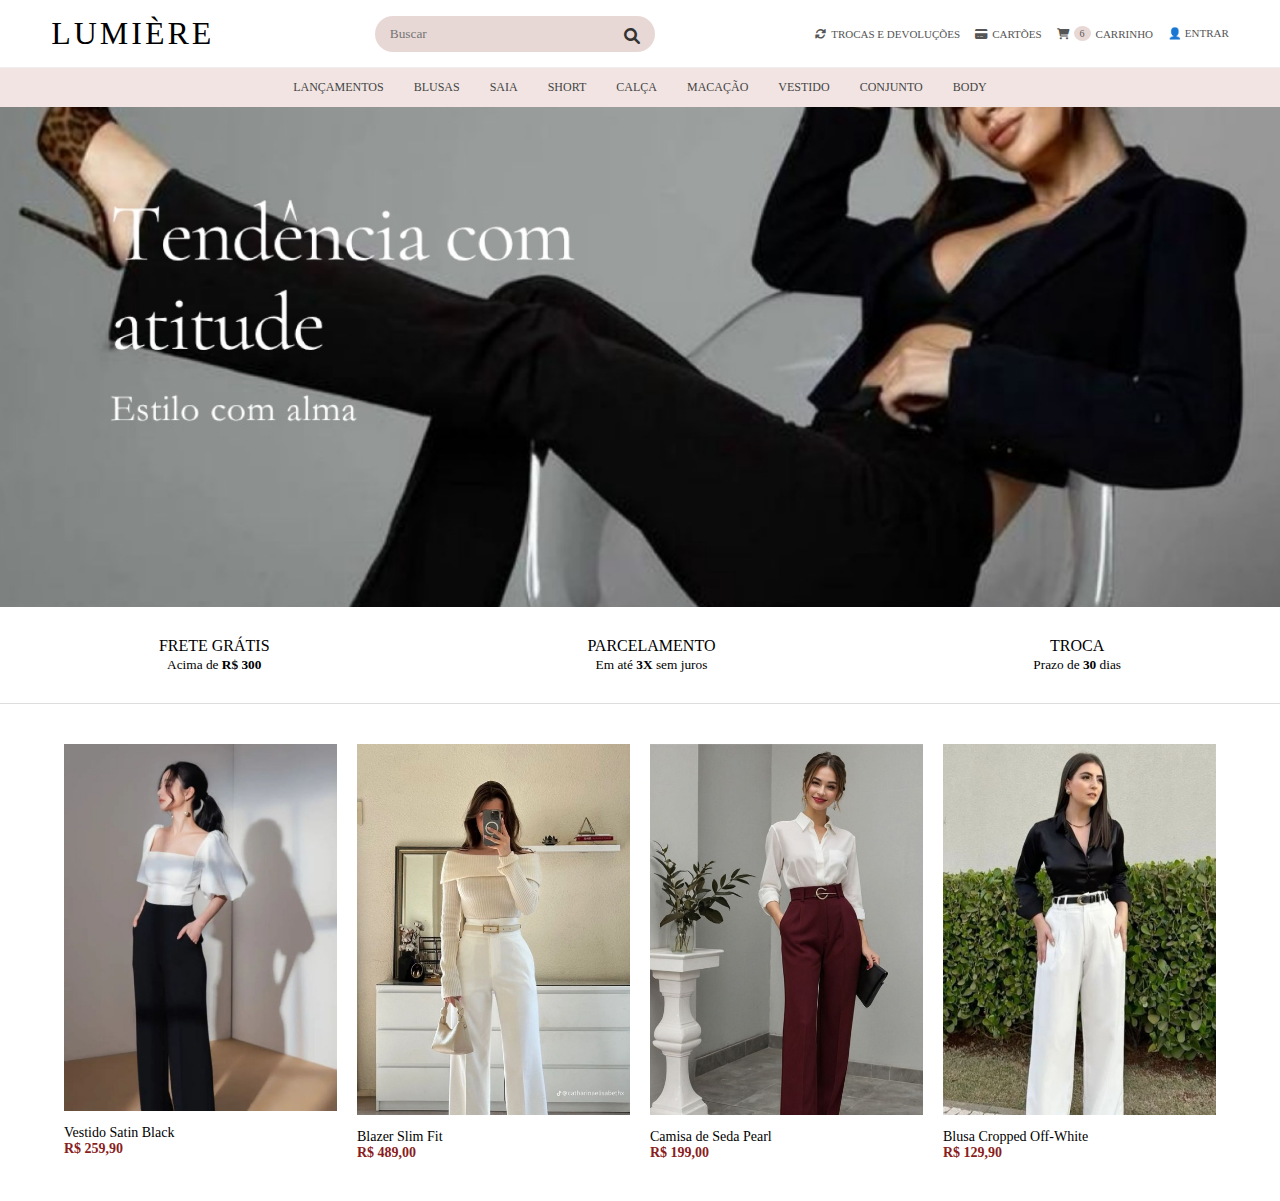
<file: frontend/home/index.html>
<!DOCTYPE html>
<html lang="pt-br">
<head>
    <meta charset="UTF-8">
    <meta name="viewport" content="width=device-width, initial-scale=1.0">
    <title>Lumière - Home</title>
    <link rel="stylesheet" href="css/home.css">
    <link rel="stylesheet" href="https://cdnjs.cloudflare.com/ajax/libs/font-awesome/6.0.0/css/all.min.css">
</head>
<body>

<header>
    <div class="header-top">
        <h1 class="logo">LUMIÈRE</h1>

        <div class="search-container">
            <input type="text" placeholder="Buscar" class="search-input">
            <i class="fa fa-search search-icon"></i>
        </div>

        <div class="header-icons">
            <div class="icon-item"><i class="fa fa-sync-alt"></i> TROCAS E DEVOLUÇÕES</div>
            <div class="icon-item"><i class="fa fa-credit-card"></i> CARTÕES</div>
            <div class="icon-item cart">
                <i class="fa fa-shopping-cart"></i>
                <span class="badge">6</span>
                CARRINHO
            </div>
            <a href="login.html" id="area-cliente" class="icon-item">
                <i class="fa fa-user"></i> ENTRAR
            </a>
        </div>
    </div>

    <nav class="categories-nav">
        <ul>
            <li>LANÇAMENTOS</li>
            <li>BLUSAS</li>
            <li>SAIA</li>
            <li>SHORT</li>
            <li>CALÇA</li>
            <li>MACAÇÃO</li>
            <li>VESTIDO</li>
            <li>CONJUNTO</li>
            <li>BODY</li>
        </ul>
    </nav>
</header>

<section class="main-banner">
    <div class="banner-content">

    </div>
</section>

<section class="benefits-bar">
    <div class="benefit">
        <p>FRETE GRÁTIS</p>
        <small>Acima de <strong>R$ 300</strong></small>
    </div>
    <div class="benefit">
        <p>PARCELAMENTO</p>
        <small>Em até <strong>3X</strong> sem juros</small>
    </div>
    <div class="benefit">
        <p>TROCA</p>
        <small>Prazo de <strong>30</strong> dias</small>
    </div>
</section>

<section class="products-grid">
    <div class="product-card">
        <img src="img/produto1.jpg" alt="Produto 1">
        <h4>Vestido Satin Black</h4>
        <p class="price">R$ 259,90</p>
    </div>
    <div class="product-card">
        <img src="img/produto2.jpg" alt="Produto 2">
        <h4>Blazer Slim Fit</h4>
        <p class="price">R$ 489,00</p>
    </div>
    <div class="product-card">
        <img src="img/produto3.jpg" alt="Produto 3">
        <h4>Camisa de Seda Pearl</h4>
        <p class="price">R$ 199,00</p>
    </div>
    <div class="product-card">
        <img src="img/produto4.jpg" alt="Produto 4">
        <h4>Blusa Cropped Off-White</h4>
        <p class="price">R$ 129,90</p>
    </div>
</section>

<script src="js/home.js"></script>
</body>
</html>
</file>
<file: frontend/home/css/home.css>
* { margin: 0; padding: 0; box-sizing: border-box; font-family: 'Times New Roman', serif; }

.header-top {
    display: flex; justify-content: space-between; align-items: center;
    padding: 15px 4%; background: #fff;
}

.logo { font-size: 32px; letter-spacing: 3px; font-weight: normal; }

/* Busca Corrigida */
.search-container { position: relative; width: 280px; }
.search-input {
    width: 100%; padding: 10px 15px; border-radius: 20px;
    border: none; background: #e8d8d5; /* Cor rosada do Figma */
    outline: none;
}
.search-icon { position: absolute; right: 15px; top: 12px; color: #333; }

.header-icons { display: flex; gap: 15px; font-size: 11px; color: #555; }
.icon-item { text-decoration: none; color: inherit; display: flex; align-items: center; gap: 5px; }
.badge { background: #e8d8d5; padding: 2px 6px; border-radius: 50%; font-size: 10px; }

/* Categorias */
.categories-nav { background: #f1e4e2; padding: 12px 0; border-top: 1px solid #eee; }
.categories-nav ul { display: flex; justify-content: center; list-style: none; gap: 30px; }
.categories-nav li { font-size: 12px; cursor: pointer; color: #444; }

/* Banner */
.main-banner {
    height: 500px;
    background: url('../img/banner.png') no-repeat center center/cover;
    display: flex; align-items: center; padding-left: 10%;
}
.banner-content h2 { font-size: 60px; color: #fff; line-height: 1; font-weight: normal; }
.banner-content p { font-size: 24px; color: #fff; margin-top: 15px; }


.benefits-bar { display: flex; justify-content: space-around; padding: 30px 0; border-bottom: 1px solid #ddd; text-align: center; }
.products-grid { display: grid; grid-template-columns: repeat(4, 1fr); gap: 20px; padding: 40px 5%; }
.product-card img { width: 100%; height: auto; }
.product-card h4 { font-size: 14px; font-weight: normal; margin-top: 10px; }
.price { color: #8a1d1d; font-weight: bold; font-size: 14px; }
</file>
